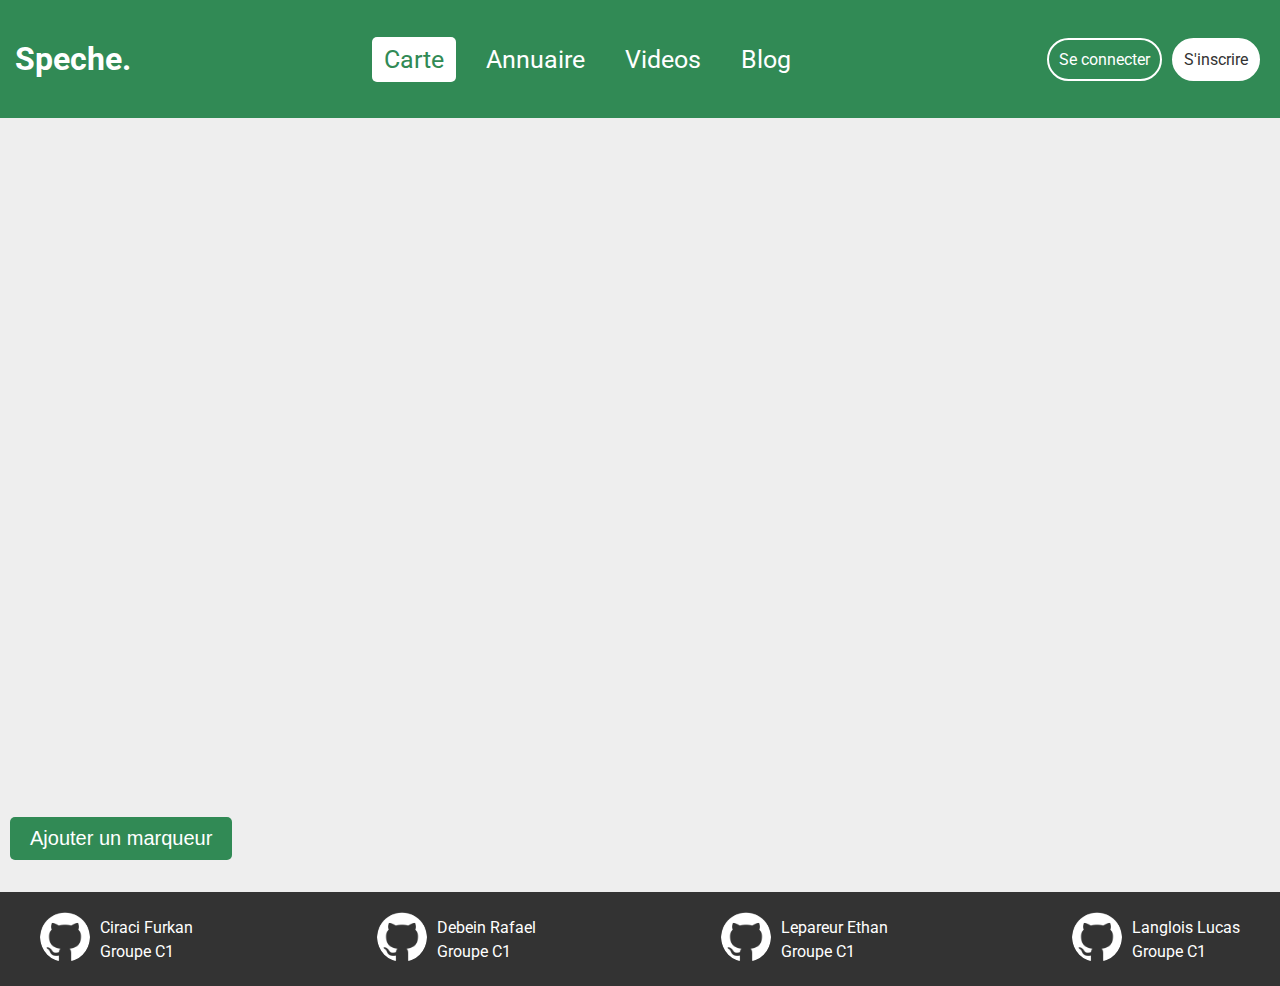
<file: html/index.html>
<!DOCTYPE html>
<html lang="fr">
	<head>
		<script src='https://api.mapbox.com/mapbox-gl-js/v2.6.1/mapbox-gl.js'></script>
		<link href='https://api.mapbox.com/mapbox-gl-js/v2.6.1/mapbox-gl.css' rel='stylesheet' />		
		<link rel="icon" href="Images/logo.png" type="image/png">
		<link href="https://fonts.googleapis.com/css2?family=Roboto&display=swap" rel="stylesheet">
		<meta charset="UTF-8">
		<meta name="viewport" content="width=device-width, initial-scale=1.0">
        <link rel="stylesheet" href="css/style.css">
        

		<title>Spêche</title>
	</head>

	<body onload="init()">
		<header>
			<a href="index.html" class="nom"><h1>Speche.</h1></a>
			<nav>
				<ul>
					<li><a href="index.html" class="selectionne" >Carte</a></li>
					<li><a href="espece.html">Annuaire</a></li>
					<li><a href="video.html">Videos</a></li>
					<li><a href="blog.html">Blog</a></li>
				</ul>
			</nav>
			<div class="right-buttons">
				<a>Se connecter</a>
				<a class="inscrire">S'inscrire</a>
			</div>
		</header>
		<div class ="map" id="map"></div>

		<button id="add-marker-mode" class="add-marker-mode">Ajouter un marqueur</button>

		<footer class="footer">
			<div class="authors">
				<div class="author">
					<a href="https://github.com/FCiraci">
						<img src="Images/logo_github.png" style="filter: brightness(0) invert(1) grayscale(1);" alt="GitHub">
					</a>
					<div class="info">
						<p>Ciraci Furkan</p>
						<p>Groupe C1</p>
					</div>
				</div>
			
				<div class="author">
					<a href="https://github.com/RafaelD135">
						<img src="Images/logo_github.png" style="filter: brightness(0) invert(1) grayscale(1);" alt="GitHub">
					</a>
					<div class="info">
						<p>Debein Rafael</p>
						<p>Groupe C1</p>
					</div>
				</div>
				<div class="author">
					<a href="https://github.com/Tatanelprr">
						<img src="Images/logo_github.png" style="filter: brightness(0) invert(1) grayscale(1);" alt="GitHub">
					</a>
					<div class="info">
						<p>Lepareur Ethan</p>
						<p>Groupe C1</p>
					</div>
				</div>

				<div class="author">
					<a href="https://github.com/Azzzeuh">
						<img src="Images/logo_github.png" style="filter: brightness(0) invert(1) grayscale(1);" alt="GitHub">
					</a>
					<div class="info">
						<p>Langlois Lucas</p>
						<p>Groupe C1</p>
					</div>
				</div>
			</div>
		</footer>	
		<script src="./main.js"></script>	
	</body>
</html>
</file>
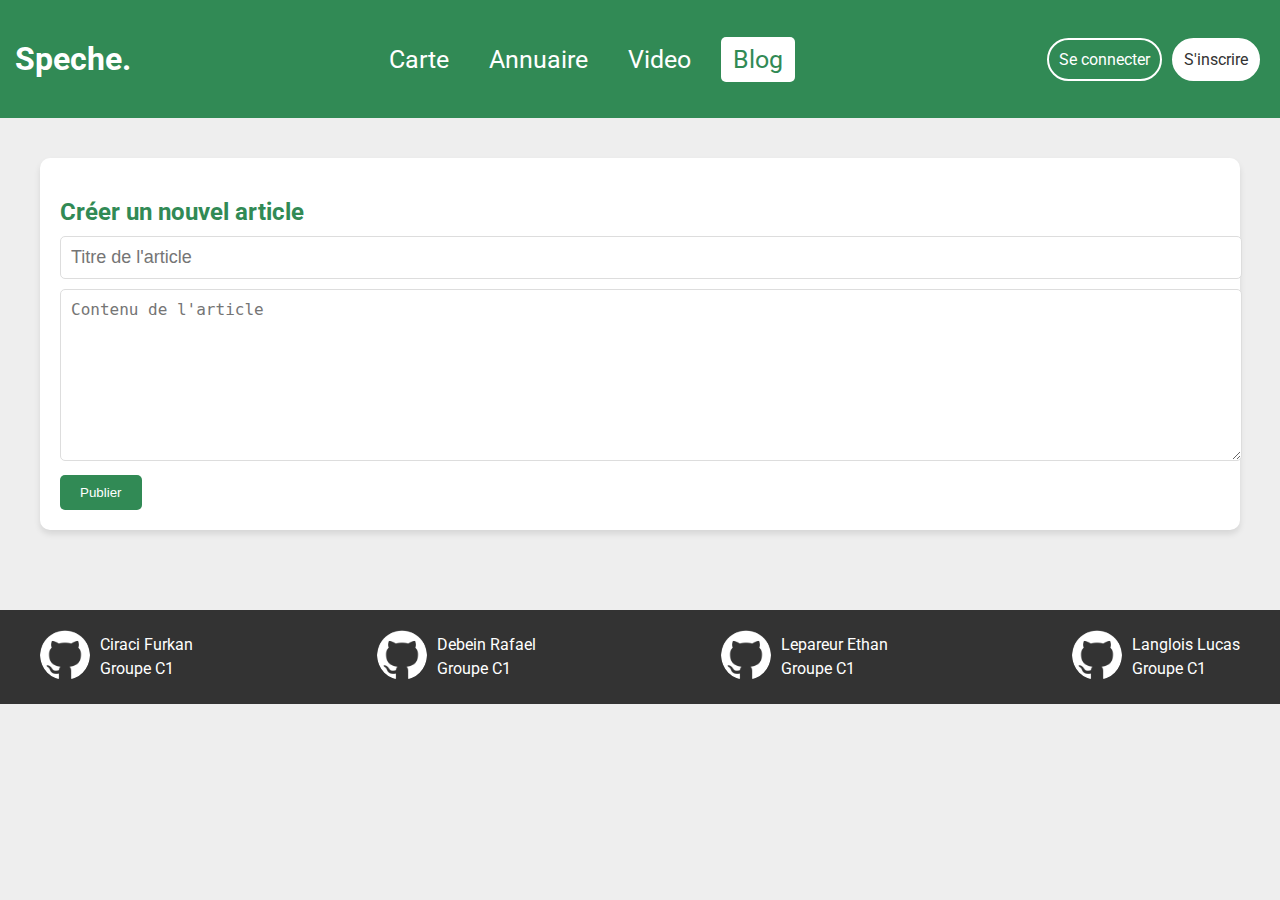
<file: html/blog.html>
<!DOCTYPE html>
<html lang="fr">

	<head>
        <meta charset="UTF-8">
		<script src='https://api.mapbox.com/mapbox-gl-js/v2.9.1/mapbox-gl.js'></script>
		<link href='https://api.mapbox.com/mapbox-gl-js/v2.9.1/mapbox-gl.css' rel='stylesheet' />

		<link rel="icon" href="Images/logo.png" type="image/png">
		<link href="https://fonts.googleapis.com/css2?family=Roboto&display=swap" rel="stylesheet">
		<meta charset="UTF-8">
		<meta name="viewport" content="width=device-width, initial-scale=1.0">
		<link rel="stylesheet" href="css/style.css">
		<script src="./blog.js"></script>
		<title>Spêche</title>
	</head>

	<body onload="init()">
		<header>
			<a href="index.html" class="nom"><h1>Speche.</h1></a>
			<nav>
				<ul>
					<li><a href="index.html">Carte</a></li>
					<li><a href="espece.html">Annuaire</a></li>
					<li><a href="video.html">Video</a></li>
					<li><a href="blog.html" class="selectionne">Blog</a></li>
				</ul>
			</nav>
			<div class="right-buttons">
				<a>Se connecter</a>
				<a class="inscrire">S'inscrire</a>
			</div>
		</header>

        <main>
            <section id="new-article">
                <h2>Créer un nouvel article</h2>
                <input type="text" id="article-title" placeholder="Titre de l'article">
                <textarea id="article-content" placeholder="Contenu de l'article"></textarea>
                <button id="submit-article">Publier</button>
            </section>
            
            <section id="articles">
                <!-- Les articles seront ajoutés ici dynamiquement -->
            </section>
        </main>

		<footer class="footer">
			<div class="authors">
				<div class="author">
					<a href="https://github.com/Fciraci">
						<img src="Images/logo_github.png" style="filter: brightness(0) invert(1) grayscale(1);" alt="GitHub">
					</a>
					<div class="info">
						<p>Ciraci Furkan</p>
						<p>Groupe C1</p>
					</div>
				</div>

				<div class="author">
					<a href="https://github.com/RafaelD135">
						<img src="Images/logo_github.png" style="filter: brightness(0) invert(1) grayscale(1);" alt="GitHub">
					</a>
					<div class="info">
						<p>Debein Rafael</p>
						<p>Groupe C1</p>
					</div>
				</div>

				<div class="author">
					<a href="https://github.com/Tatanelprr">
						<img src="Images/logo_github.png" style="filter: brightness(0) invert(1) grayscale(1);" alt="GitHub">
					</a>
					<div class="info">
						<p>Lepareur Ethan</p>
						<p>Groupe C1</p>
					</div>
				</div>

				<div class="author">
					<a href="https://github.com/Azzzeuh">
						<img src="Images/logo_github.png" style="filter: brightness(0) invert(1) grayscale(1);" alt="GitHub">
					</a>
					<div class="info">
						<p>Langlois Lucas</p>
						<p>Groupe C1</p>
					</div>
				</div>
			</div>
		</footer>
	</body>
</html>
</file>
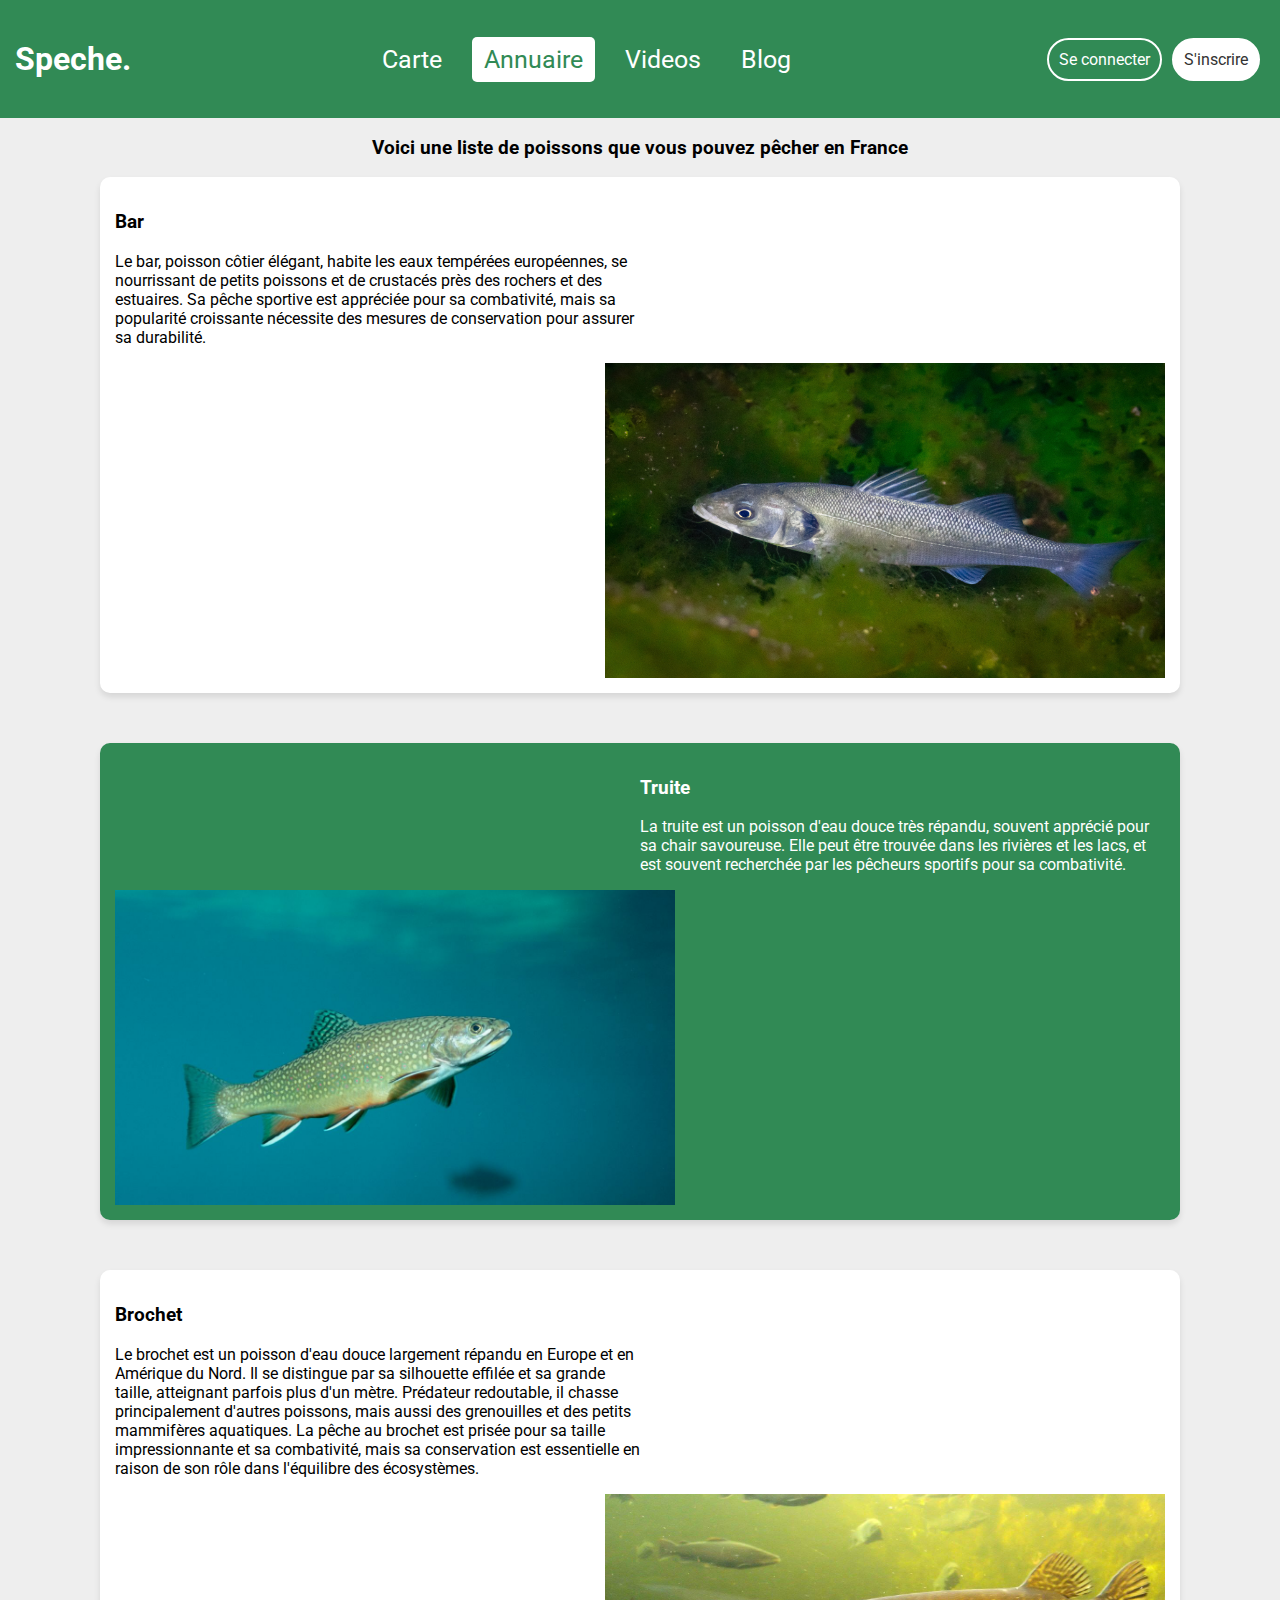
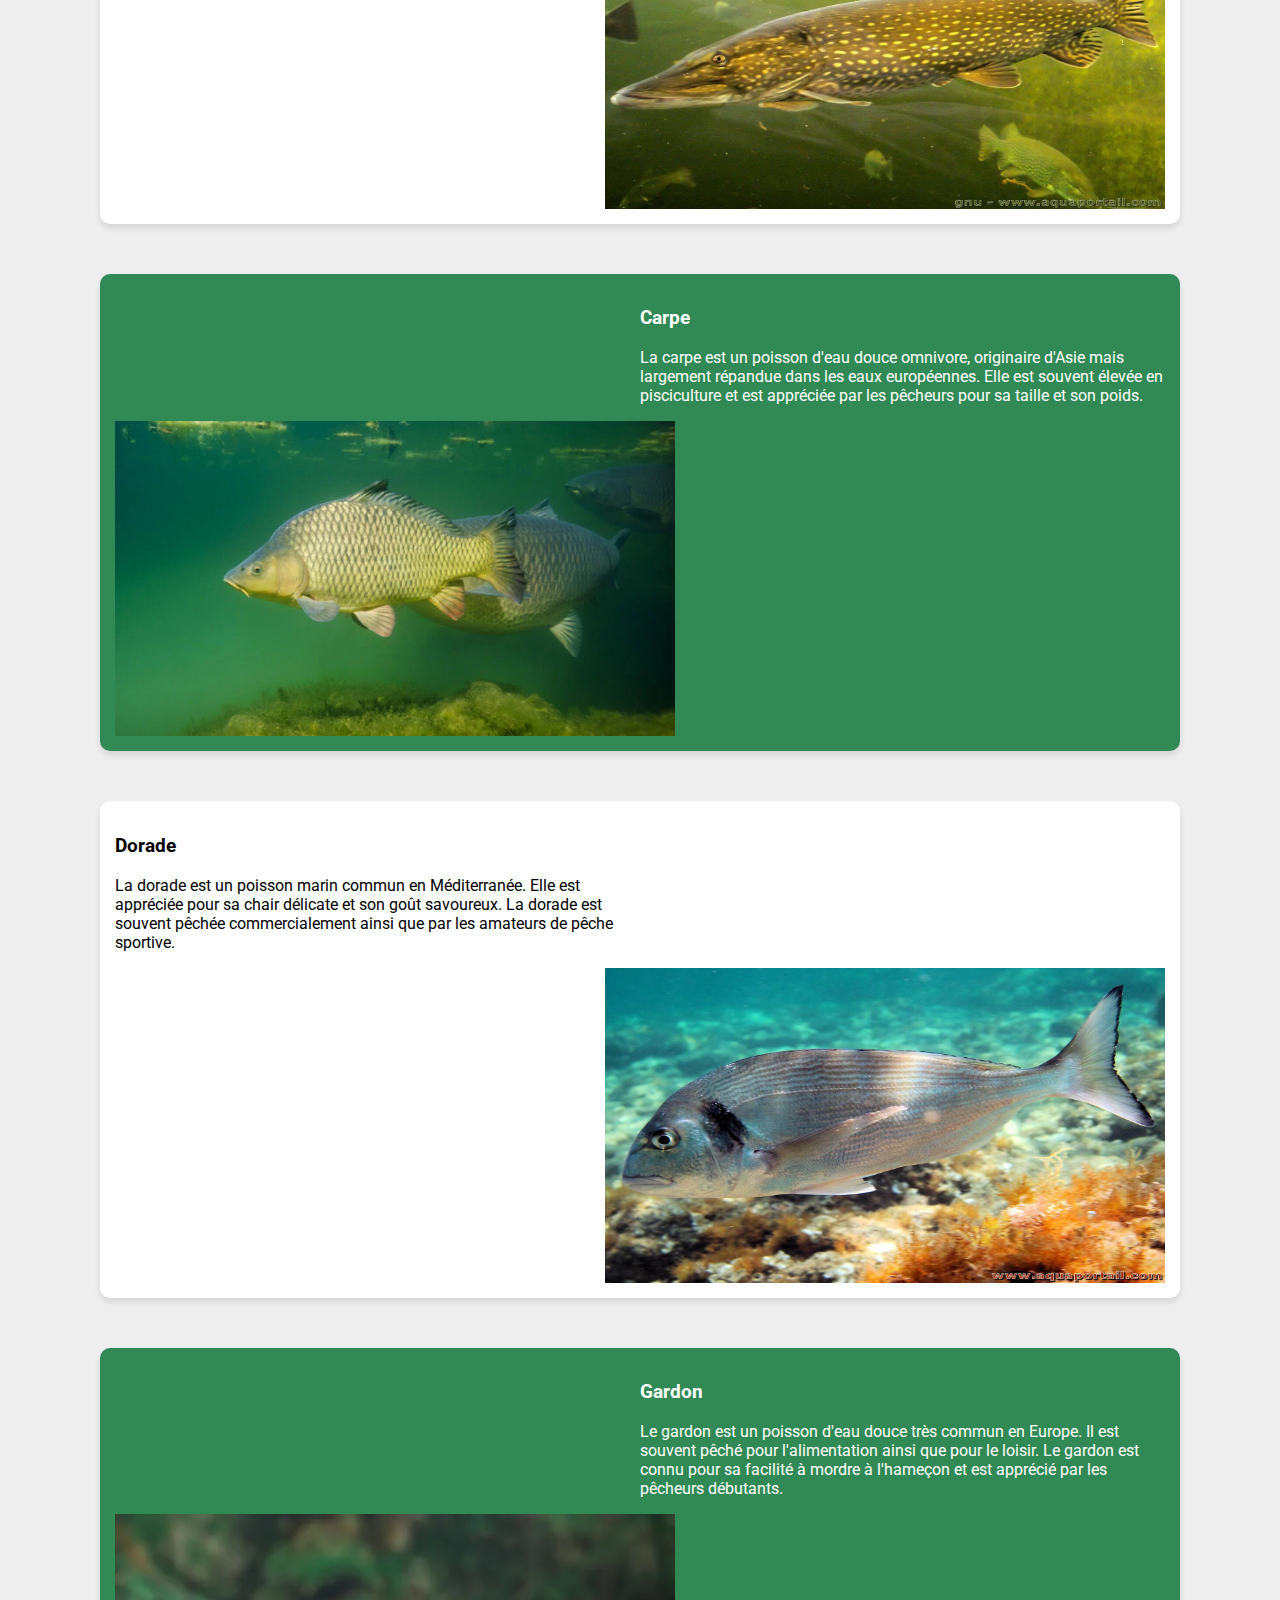
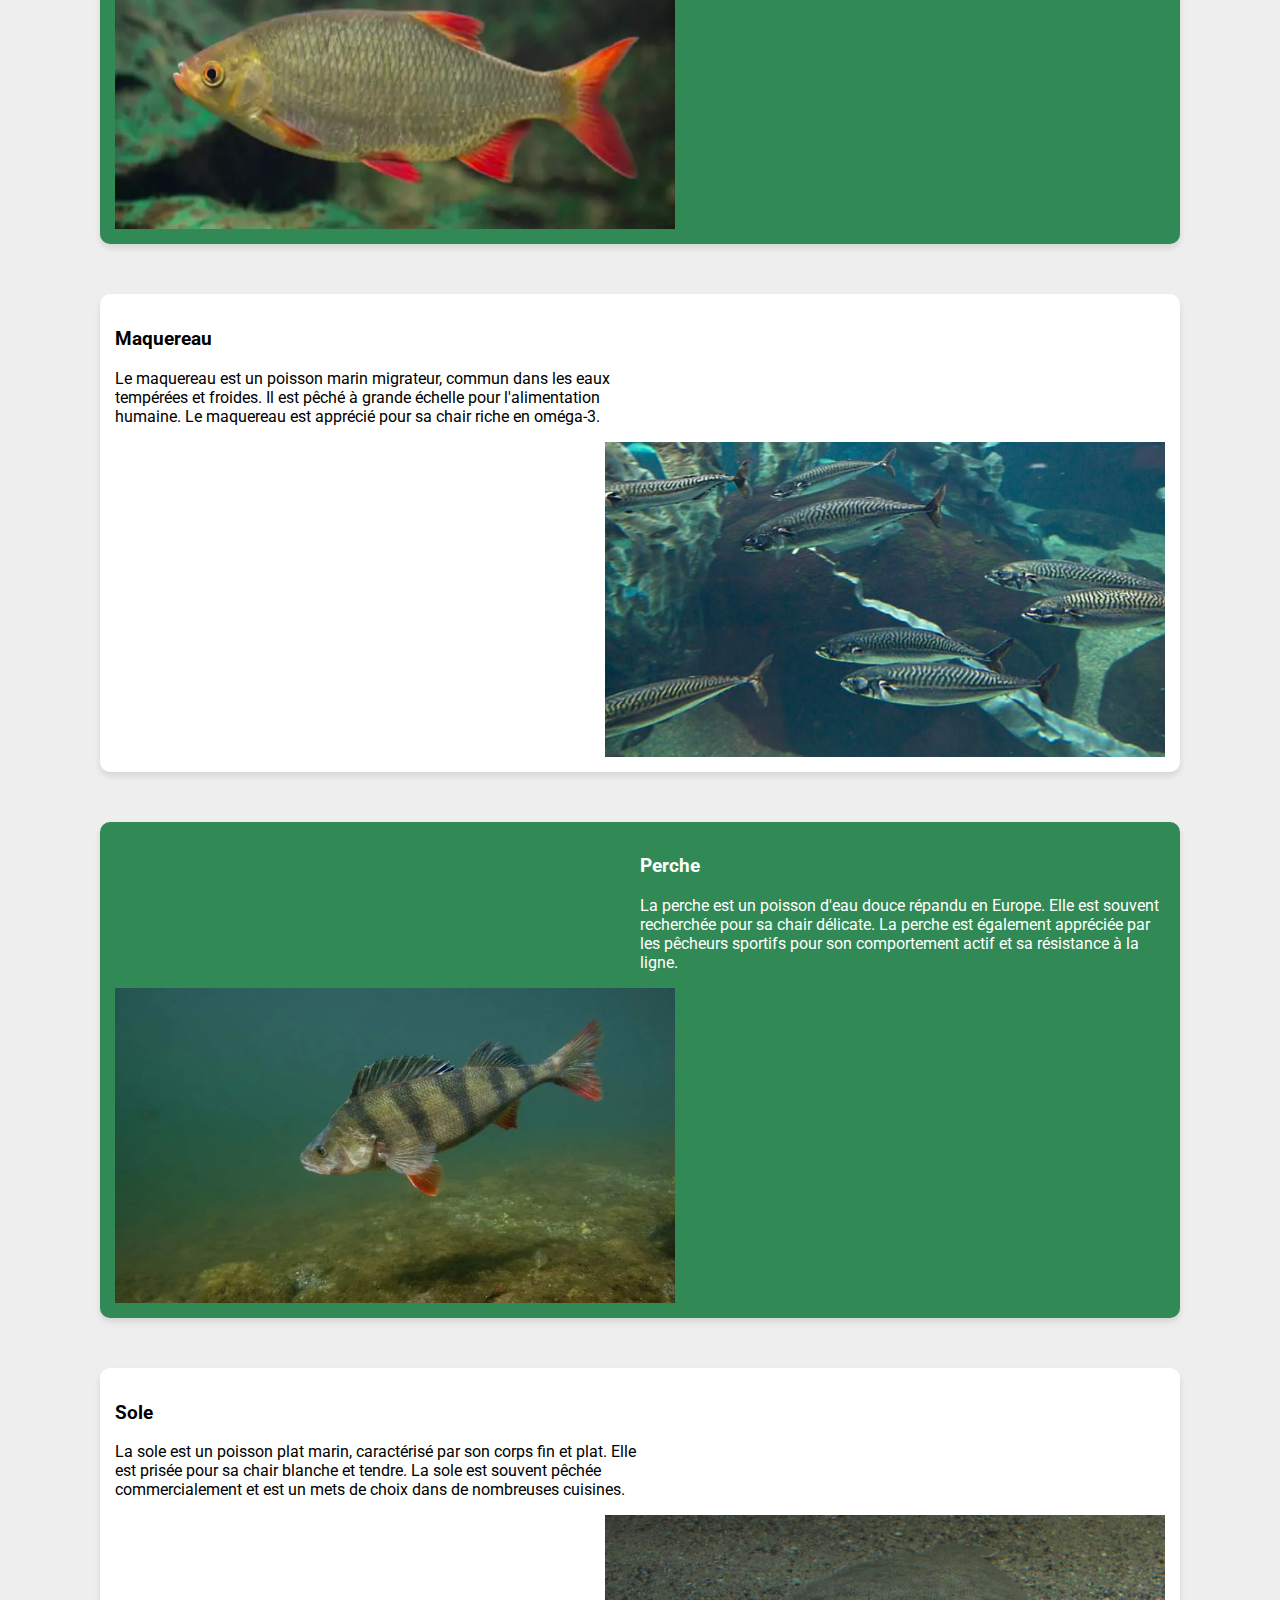
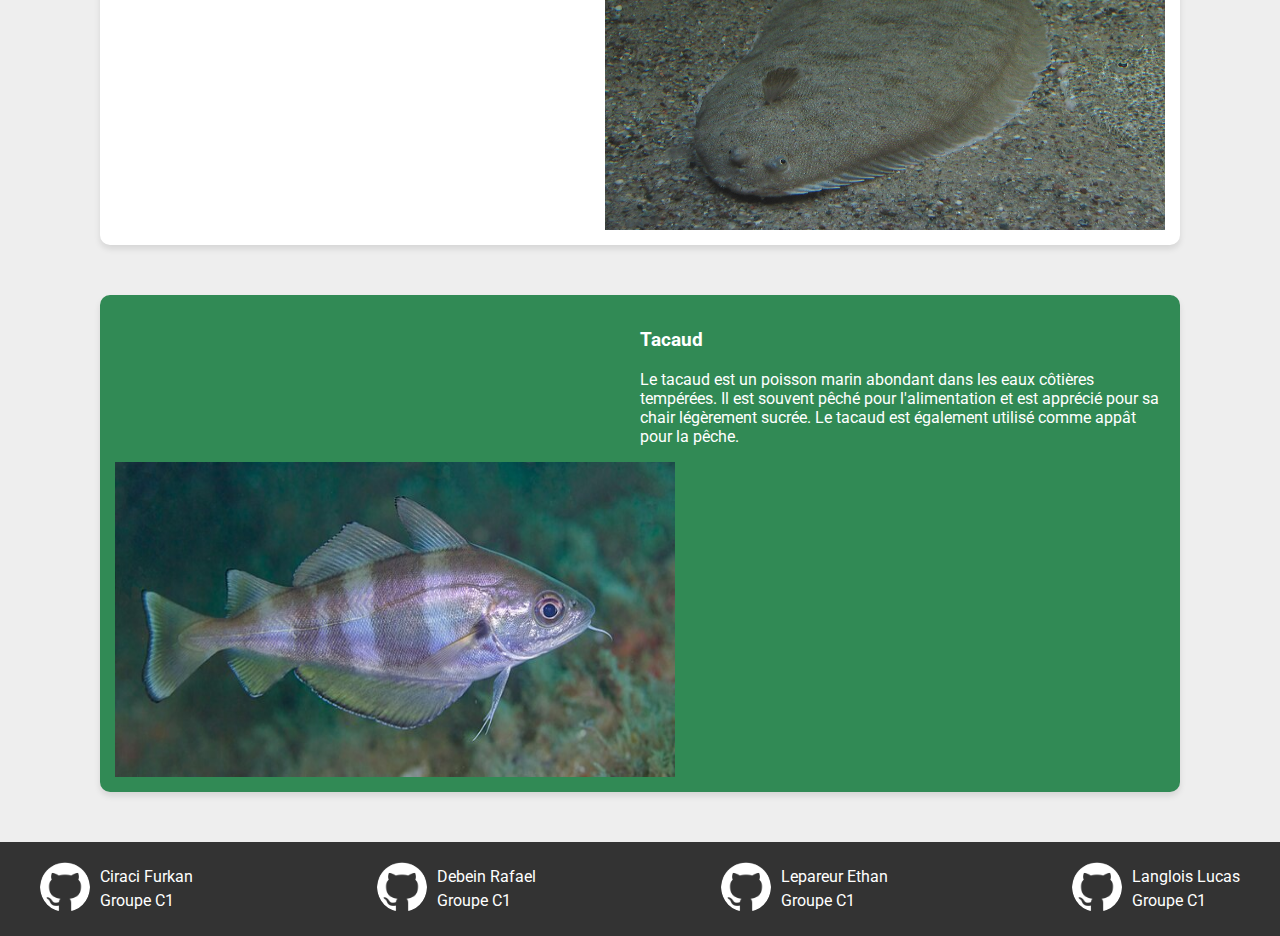
<file: html/espece.html>
<!DOCTYPE html>
<html lang="fr">
	<head>
		<link rel="icon" href="Images/logo.png" type="image/png">
		<link href="https://fonts.googleapis.com/css2?family=Roboto&display=swap" rel="stylesheet">
		<meta charset="UTF-8">
		<meta name="viewport" content="width=device-width, initial-scale=1.0">
        <link rel="stylesheet" href="css/style.css">

		<title>Spêche</title>
	</head>

	<body onload="init()">
		<header>
			<a href="index.html" class="nom"><h1>Speche.</h1></a>
			<nav>
				<ul>
					<li><a href="index.html">Carte</a></li>
					<li><a href="espece.html" class="selectionne">Annuaire</a></li>
					<li><a href="video.html">Videos</a></li>
					<li><a href="blog.html">Blog</a></li>
				</ul>
			</nav>
			<div class="right-buttons">
				<a>Se connecter</a>
				<a class="inscrire">S'inscrire</a>
			</div>
		</header>

		<h3 class="titre"> Voici une liste de poissons que vous pouvez pêcher en France </h3>

		<!-- Ajout bar -->
		<div class="fish-container">
			<div class="fish-info">
				<h3>Bar</h3>
				<p>
					Le bar, poisson côtier élégant, habite les eaux tempérées européennes, 
					se nourrissant de petits poissons et de crustacés près des rochers et des estuaires. 
					Sa pêche sportive est appréciée pour sa combativité, 
					mais sa popularité croissante nécessite des mesures de conservation pour assurer sa durabilité.
				</p>
			</div>
			
				<img src="Images/poisson/bar.jpg" width="560" height="315" alt="Bar">
			
		</div>
			
		<div class="fish-container-gauche">
			<div class="fish-info">
				<h3>Truite</h3>
				<p>
					La truite est un poisson d'eau douce très répandu, souvent apprécié pour sa chair savoureuse.
					Elle peut être trouvée dans les rivières et les lacs, et est souvent recherchée par les pêcheurs
					sportifs pour sa combativité.
				</p>
			</div>
			
			<img src="Images/poisson/truite.jpg" width="560" height="315" alt="Truite">
			
		</div>

		<div class="fish-container">
			<div class="fish-info">
				<h3>Brochet</h3>
				<p>
					Le brochet est un poisson d'eau douce largement répandu en Europe et en Amérique du Nord.
            		Il se distingue par sa silhouette effilée et sa grande taille, atteignant parfois plus d'un mètre.
            		Prédateur redoutable, il chasse principalement d'autres poissons, mais aussi des grenouilles et des petits mammifères aquatiques.
            		La pêche au brochet est prisée pour sa taille impressionnante et sa combativité, 
					mais sa conservation est essentielle en raison de son rôle dans l'équilibre des écosystèmes.
				</p>
			</div>
			
				<img src="Images/poisson/brochet.jpg" width="560" height="315" alt="Brochet">
		</div>

			
		<div class="fish-container-gauche">
			<div class="fish-info">
				<h3>Carpe</h3>
				<p>
					La carpe est un poisson d'eau douce omnivore, originaire d'Asie mais largement répandue
					dans les eaux européennes. Elle est souvent élevée en pisciculture et est appréciée
					par les pêcheurs pour sa taille et son poids.
				</p>
			</div>
			
				<img src="Images/poisson/carpe.jpg" width="560" height="315" alt="Carpe">
			
		</div>
		
		
		<div class="fish-container">
			<div class="fish-info">
				<h3>Dorade</h3>
				<p>
					La dorade est un poisson marin commun en Méditerranée. Elle est appréciée pour sa chair
					délicate et son goût savoureux. La dorade est souvent pêchée commercialement ainsi que
					par les amateurs de pêche sportive.
				</p>
			</div>
			
				<img src="Images/poisson/dorade.jpg" width="560" height="315" alt="Dorade">
			
		</div>
		

		<div class="fish-container-gauche">
			<div class="fish-info">
				<h3>Gardon</h3>
				<p>
					Le gardon est un poisson d'eau douce très commun en Europe. Il est souvent pêché
					pour l'alimentation ainsi que pour le loisir. Le gardon est connu pour sa facilité
					à mordre à l'hameçon et est apprécié par les pêcheurs débutants.
				</p>
			</div>
			
				<img src="Images/poisson/gardon.jpg" width="560" height="315" alt="Gardon">
			
		</div>
		

		<div class="fish-container">
			<div class="fish-info">
				<h3>Maquereau</h3>
				<p>
					Le maquereau est un poisson marin migrateur, commun dans les eaux tempérées et froides.
					Il est pêché à grande échelle pour l'alimentation humaine. Le maquereau est apprécié
					pour sa chair riche en oméga-3.
				</p>
			</div>
			
				<img src="Images/poisson/maquereau.jpg" width="560" height="315" alt="Maquereau">
			
		</div>
		
		<div class="fish-container-gauche">
			<div class="fish-info">
				<h3>Perche</h3>
				<p>
					La perche est un poisson d'eau douce répandu en Europe. Elle est souvent recherchée
					pour sa chair délicate. La perche est également appréciée par les pêcheurs sportifs
					pour son comportement actif et sa résistance à la ligne.
				</p>
			</div>
			
				<img src="Images/poisson/perche.jpg" width="560" height="315" alt="Perche">
			
		</div>
		
		<div class="fish-container">
			<div class="fish-info">
				<h3>Sole</h3>
				<p>
					La sole est un poisson plat marin, caractérisé par son corps fin et plat.
					Elle est prisée pour sa chair blanche et tendre. La sole est souvent pêchée
					commercialement et est un mets de choix dans de nombreuses cuisines.
				</p>
			</div>
			
				<img src="Images/poisson/sole.jpg" width="560" height="315" alt="Sole">
			
		</div>

		<div class="fish-container-gauche">
			<div class="fish-info">
				<h3>Tacaud</h3>
				<p>
					Le tacaud est un poisson marin abondant dans les eaux côtières tempérées.
					Il est souvent pêché pour l'alimentation et est apprécié pour sa chair
					légèrement sucrée. Le tacaud est également utilisé comme appât pour la pêche.
				</p>
			</div>
			
				<img src="Images/poisson/tacaud.jpg" width="560" height="315" alt="Tacaud">
			
		</div>
		
		
			

		<footer class="footer">
			<div class="authors">
				<div class="author">
					<a href="https://github.com/utilisateur1">
						<img src="Images/logo_github.png" style="filter: brightness(0) invert(1) grayscale(1);" alt="GitHub">
					</a>
					<div class="info">
						<p>Ciraci Furkan</p>
						<p>Groupe C1</p>
					</div>
				</div>
			
				<div class="author">
					<a href="https://github.com/RafaelD135">
						<img src="Images/logo_github.png" style="filter: brightness(0) invert(1) grayscale(1);" alt="GitHub">
					</a>
					<div class="info">
						<p>Debein Rafael</p>
						<p>Groupe C1</p>
					</div>
				</div>
				<div class="author">
					<a href="https://github.com/Tatanelprr">
						<img src="Images/logo_github.png" style="filter: brightness(0) invert(1) grayscale(1);" alt="GitHub">
					</a>
					<div class="info">
						<p>Lepareur Ethan</p>
						<p>Groupe C1</p>
					</div>
				</div>

				<div class="author">
					<a href="https://github.com/Azzzeuh">
						<img src="Images/logo_github.png" style="filter: brightness(0) invert(1) grayscale(1);" alt="GitHub">
					</a>
					<div class="info">
						<p>Langlois Lucas</p>
						<p>Groupe C1</p>
					</div>
				</div>
			</div>
		</footer>
	</body>
</html>
</file>
<file: html/css/style.css>
html {
        font-family: 'Roboto', sans-serif;
        background-color: #EEEEEE;
    }

    body {
        margin: 0;
    }

    header {
        height: 12vh;
        background-color: #318a55;
        color: #fff;
        padding: 15px;  
        padding-bottom: 5px;
        padding-top: 5px;
        display: flex;
        justify-content: space-between;
        align-items: center;
    }

    a.nom { 
        text-decoration: none;
        color: #fff;
    }

    .right-buttons {
        display: flex;
        align-items: center;
    }

    .right-buttons a {
        border: 2px solid #fff;
        border-radius: 50px;
        padding: 10px;
        margin: 5px;
    }

    .inscrire{
        color: #333;
        background-color: #fff;
    }

    nav {
        flex: 1; /* Pour que la navigation occupe tout l'espace restant */
        text-align: center; /* Pour centrer les éléments de la navigation */
        font-size: 25px;
    }

    nav a.selectionne {
        background-color: #fff; /* Couleur de fond */
        color: #318a55; /* Couleur du texte */
        border-radius: 5px; /* Bord arrondi */
        padding: 8px 12px; /* Espacement interne */
    }

    nav a {
        color: #fff;
        text-decoration: none;
        padding: 10px;
    }

    nav a:hover {
        background-color: rgba(255, 255, 255, 0.1); /* Change la couleur de fond au survol */
        border-radius: 10px; /* Ajoute un peu de bord arrondi */
        color: #fff;
    }

    nav ul {
        list-style-type: none;
        margin: 0;
        padding: 0;
        display: inline-flex; /* Pour aligner les éléments de la liste horizontalement */
    }

    nav li {
        margin: 0 10px;
    }

    nav a {
        color: #fff;
        text-decoration: none;
    }

    .footer {
        background-color: #333;
        color: #fff;
        padding: 20px;
    }

    .authors {
        display: flex;
        justify-content: space-between;
        gap: 20px; /* Ajoute un espacement horizontal entre les auteurs */
        margin-left: 20px; /* Ajoute une marge à gauche pour l'espace initial */
        margin-right: 20px; /* Ajoute une marge à droite pour l'espace final */
    }

    .author {
        display: flex;
        align-items: center;
    }

    .author .info {
        margin-left: 10px;
    }

    .author p {
        margin: 5px 0;
    }

    .author img {
        width: 50px;
        height: 50px;
        border-radius: 50%;
    }

    .author a {
        display: block;
    }
        


    .map {
        width: 100%; 
        height: 86vh;
    }

    .source {
        color: gray;        
    }

    .source-d {
        color:#333;        
    }
    /* Partie cadre poisson DEBUT */

    .fish-container{
        background-color: #ffffff;
        border-radius: 10px;
        padding: 15px;
        margin-bottom: 10px;
        overflow: hidden;
        margin-left: 100px;
        margin-right: 100px;    
        margin-bottom: 50px;
        box-shadow: 0px 4px 6px rgba(0, 0, 0, 0.1);
    }

    .fish-container-gauche {
        background-color: #318a55;
        color: #fff;
        border-radius: 10px;
        padding: 15px;
        margin-bottom: 10px;
        overflow: hidden;
        margin-left: 100px;
        margin-right: 100px;    
        margin-bottom: 50px;
        box-shadow: 0px 4px 6px rgba(0, 0, 0, 0.1);
    }

    .fish-container-gauche .fish-info {
        float: right;
        width: 50%;
    }

    .fish-container .fish-info {
        float: left;
        width: 50%;
    }

    .fish-container-gauche img {
        float: left;
    }

    .fish-container img {
        float: right;
    }
    /* Partie cadre poisson FIN */

    /* Partie cadre vidéos DEBUT */
    .titre{
        text-align: center;
        
    }

    .fish-container-gauche iframe{
        float: left;
    }

    .fish-container iframe{
        float: right;
    }
    /* Partie cadre vidéos FIN */


    /* Styles pour les articles du blog */
    #new-article {
        background-color: #fff;
        border-radius: 10px;
        padding: 20px;
        margin: 20px;
        box-shadow: 0px 4px 6px rgba(0, 0, 0, 0.1);
    }

    #new-article h2 {
        margin-bottom: 10px;
        color: #318a55;
    }

    #article-title {
        width: 100%;
        margin-bottom: 10px;
        padding: 10px;
        border: 1px solid #ddd;
        border-radius: 5px;
        font-size: 18px;
    }

    #article-content {
        width: 100%;
        height: 150px;
        margin-bottom: 10px;
        padding: 10px;
        border: 1px solid #ddd;
        border-radius: 5px;
        font-size: 16px;
    }

    #submit-article {
        background-color: #318a55;
        color: #fff;
        border: none;
        padding: 10px 20px;
        border-radius: 5px;
        cursor: pointer;
    }

    #submit-article:hover {
        background-color: #2c774b;
    }

    #articles {
        padding: 20px;
    }

    #articles article {
        background-color: #fff; /* Déplacer cette règle ici pour appliquer à chaque article individuellement */
        border-radius: 10px; /* Déplacer cette règle ici pour appliquer à chaque article individuellement */
        padding: 20px; /* Déplacer cette règle ici pour appliquer à chaque article individuellement */
        margin: 10px;
        margin-bottom: 30px;
        box-shadow: 0px 4px 6px rgba(0, 0, 0, 0.1);
    }

    .blog-title {
        color: #318a55;
        margin-bottom: 10px;
    }

    .blog-content {
        margin-bottom: 10px;
    }

    .blog-author {
        color: #888;
        font-size: 14px;
    }

    /* Style pour le contenu général */
    main {
        padding: 20px;
    }
    
.add-marker-mode {
    position: absolute; /* Position absolue */
    bottom: 40px; /* Distance du bas */
    left: 10px; /* Distance de la gauche */
    background-color: #318a55; /* Couleur de fond verte */
    color: #fff; /* Couleur du texte blanc */
    border: none; /* Suppression de la bordure */
    border-radius: 5px; /* Bord arrondi */
    padding: 10px 20px; /* Espacement interne */
    cursor: pointer; /* Curseur pointeur au survol */
    font-size: 20px; /* Taille de la police */
    z-index: 1; /* Placez-le au-dessus de la carte */
}

.add-marker-mode:hover {
    background-color: #267042; /* Changement de couleur au survol */
}
</file>
